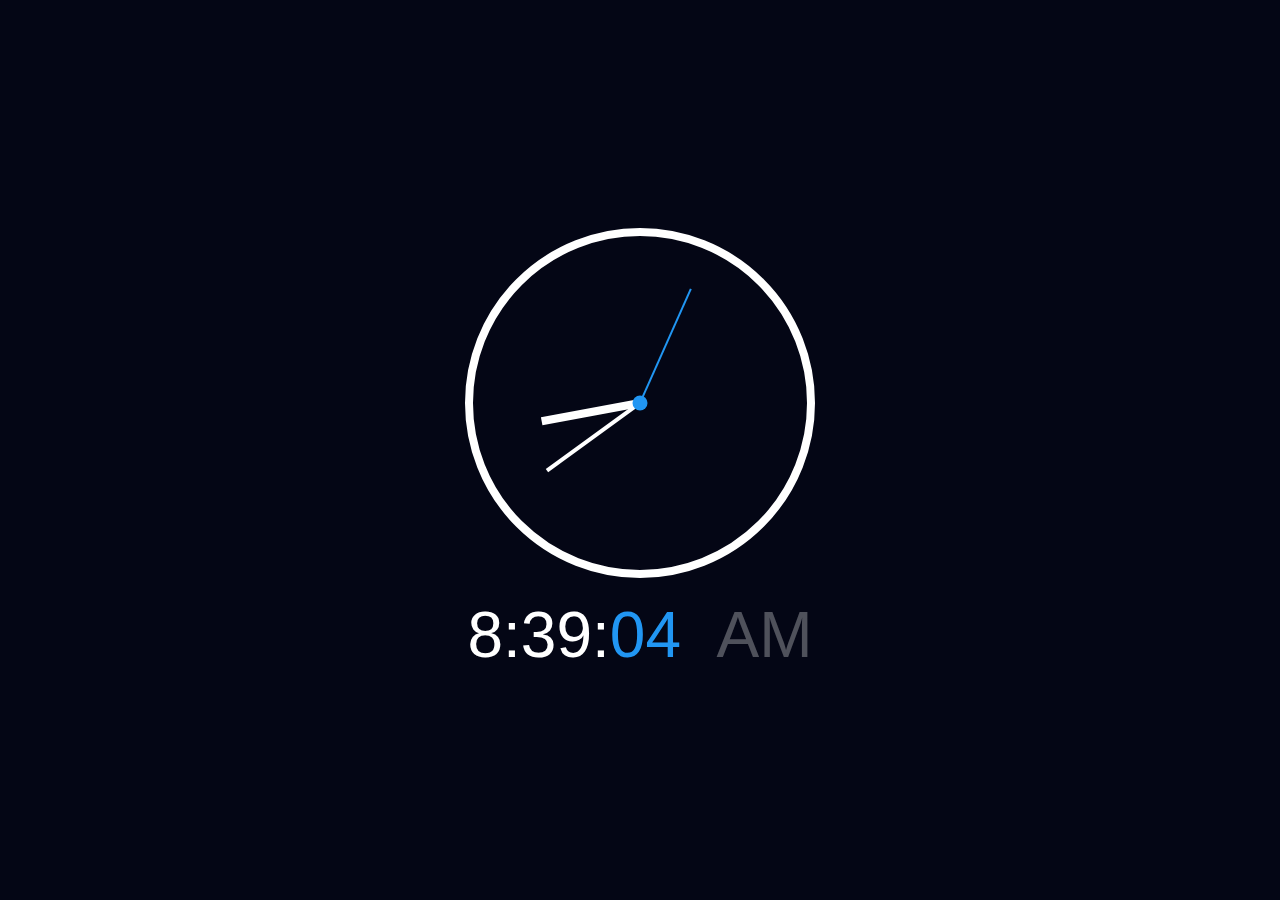
<file: Tutorials/clock/#04/index.html>
<!DOCTYPE html>
<html>
    <head>
    <meta charset="utf-8" />
    <title>An Analog & Digital Minimalist Clock</title>
    <link rel="stylesheet" href="css/main.css">
</head>

<body>
    <div class="clock">
        <div class="hour">
            <div class="hr" id="hr"></div>
        </div>
        <div class="min">
            <div class="mn" id="mn"></div>
        </div>
        <div class="sec">
            <div class="sc" id="sc"></div>
        </div>
    </div>
    <div id="digitalClock">
        <div id="hours"></div>
        <div id="minutes"></div>
        <div id="seconds"></div>
        <div id="ampm"></div>
    </div>
    <script>
        const hr = document.querySelector("#hr");
        const mn = document.querySelector("#mn");
        const sc = document.querySelector("#sc");

        setInterval(() => {
            let day = new Date();
            let hh = day.getHours() * 30;
            let mm = day.getMinutes() * 6;
            let ss = day.getSeconds() * 6;

            hr.style.transform = `rotateZ(${hh+(mm/12)}deg)`;
            mn.style.transform = `rotateZ(${mm}deg)`;
            sc.style.transform = `rotateZ(${ss}deg)`;
            
            
            let hours = document.getElementById("hours");
            let minutes = document.getElementById("minutes");
            let seconds = document.getElementById("seconds");
            let ampm = document.getElementById("ampm");
            
            
            let h = new Date().getHours();
            let m = new Date().getMinutes();
            let s = new Date().getSeconds();
            let am = "AM";
            
            // Add zero before single digit number
            h = (h < 10)? "0" + h : h
            m = (m < 10)? "0" + m : m
            s = (s < 10)? "0" + s : s
            
            if(h > 12){
                h = h - 12;
                let am = "PM";
            }
            
            
            hours.innerHTML = h+ ":";
            minutes.innerHTML = m + ":";
            seconds.innerHTML = s + " &nbsp ";
            ampm.innerHTML = "AM"
            
        });
    </script>
</body></html>
</file>
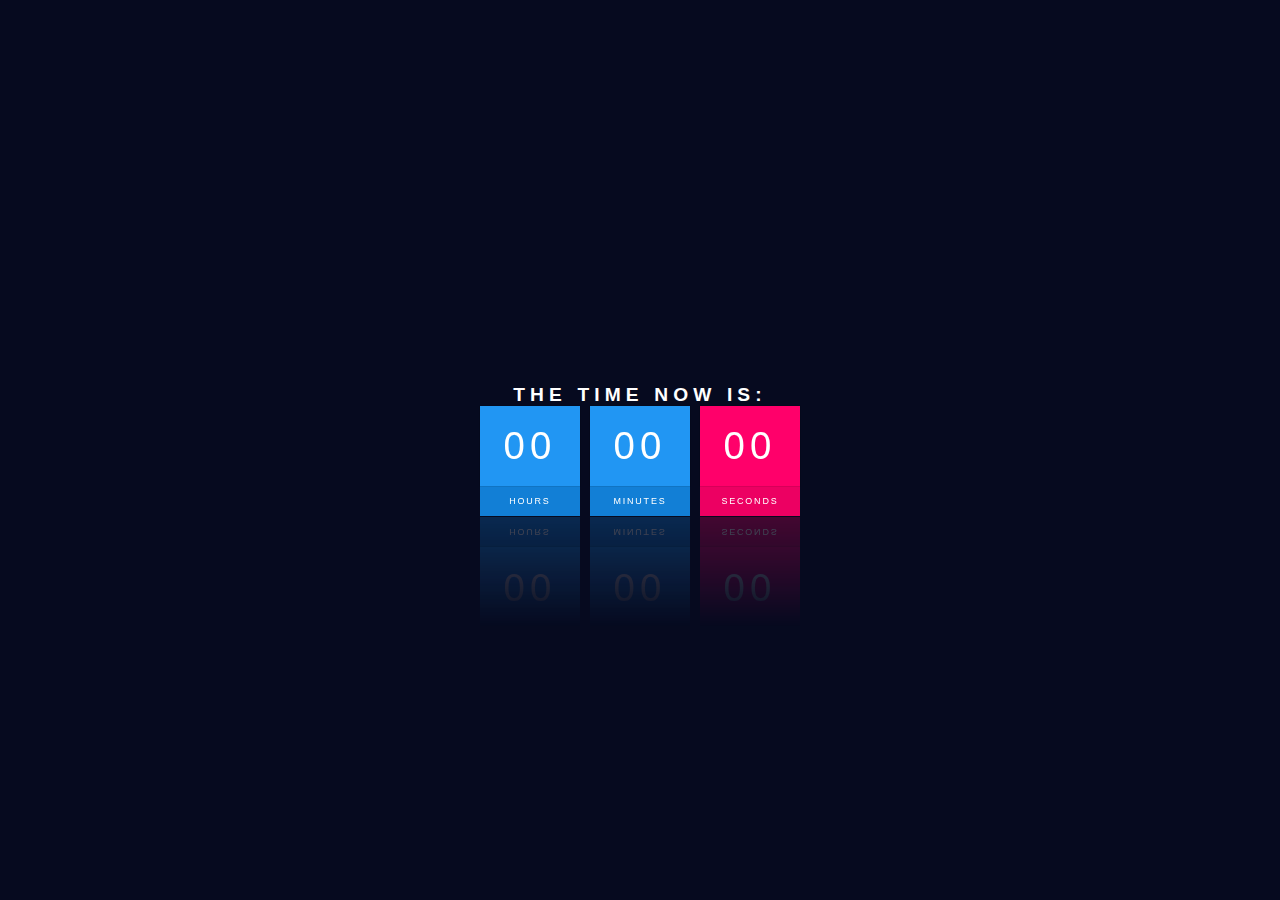
<file: Tutorials/clock/#02/digital-clock/index.html>
<!DOCTYPE html>
<html>

<head>
    <meta charset="utf-8">
    <title>Digital Clock</title>
    <link rel="stylesheet" href="css/style.css">
</head>

<body>

    <div id="clock">
        <h2>The time now is: </h2>
        <div id="time">
            <div>
                <span id="hours">00</span><span>Hours</span>
            </div>
            <div>
                <span id="minutes">00</span><span>Minutes</span>
            </div>
            <div>
                <span id="seconds">00</span><span>Seconds</span>
            </div>
            
        </div>
    </div>
    
    
    <script type="text/javascript">
        function clock(){
            var hours = document.getElementById('hours');
            var minutes = document.getElementById('minutes');
            var seconds = document.getElementById('seconds');
            
            var h = new Date().getHours();
            var m = new Date().getMinutes();
            var s = new Date().getSeconds();
            
            hours.innerHTML = h;
            minutes.innerHTML = m;
            seconds.innerHTML = s;
        }
        
        var interval = setInterval(clock, 1000);
        
    </script>
</body>

</html>
</file>
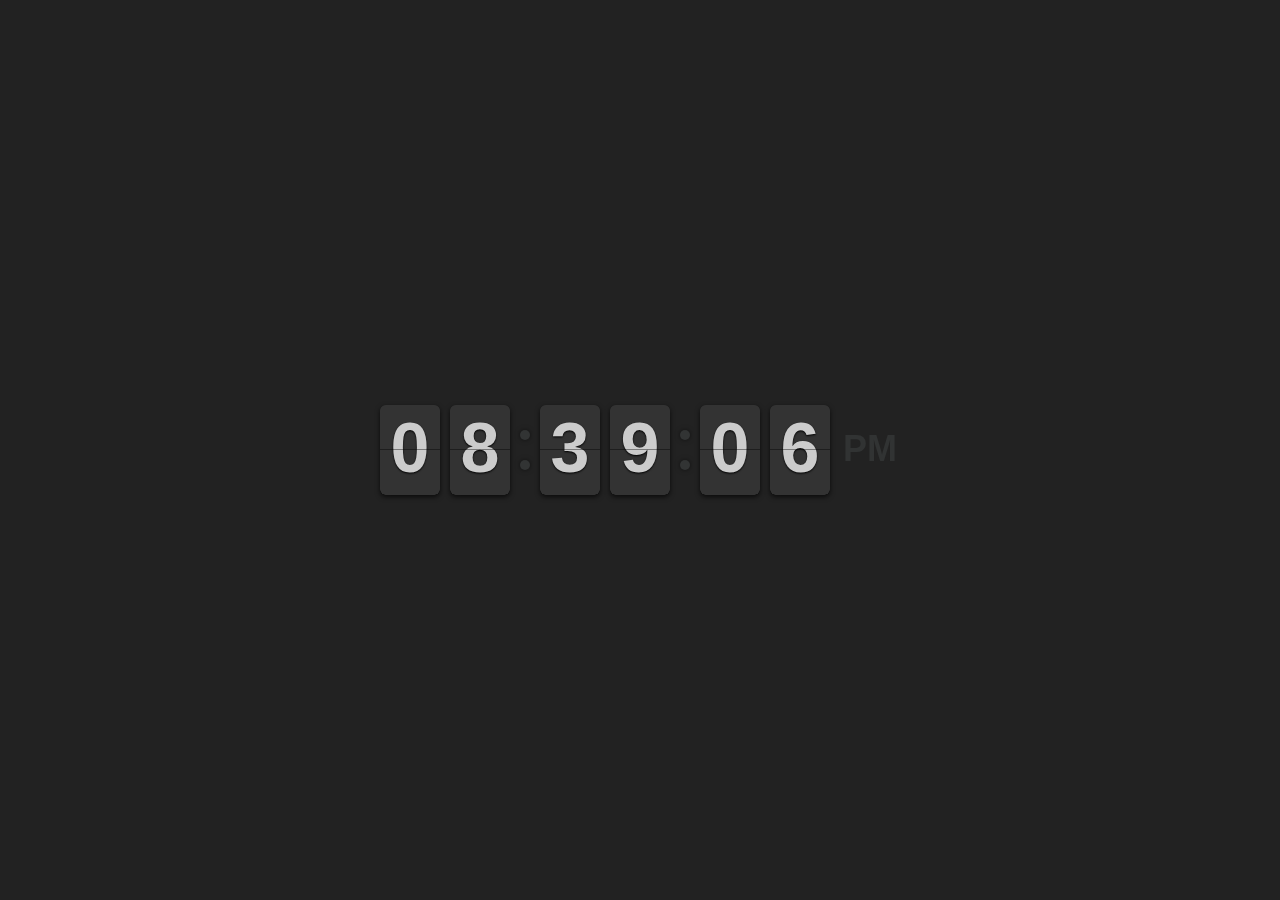
<file: Tutorials/clock/#03/Flipping digital clock/index.html>
<!DOCTYPE html>
<html>
    <head>
        <meta charset="utf-8" />
        <title>Flip Clock</title>
        <link rel="stylesheet" href="css/flipclock.css">
        <style>
            *{
                margin: 0;
                padding: 0;
            }
            body{
                display: flex;
                justify-content: center;
                align-items: center;
                min-height: 100vh;
                background: #222;
            }
            .clock{
                width: auto;
            }
            
        </style>
    </head>
    <body>
        
        <div class="clock"></div>
        
        
        <script src="js/jquery-1.12.1.min.js"></script>
        <script src="js/flipclock.js"></script>
        <script type="text/javascript">
            var clock = $('.clock').FlipClock({
                clockFace: 'TwelveHourClock'
            });
        </script>
    </body>
</html>
</file>
<file: Tutorials/clock/#04/css/main.css>
*{
    margin: 0;
    padding: 0;
    box-sizing: border-box;
    font-family: sans-serif;
}
body{
    display: flex;
    justify-content: center;
    align-items: center;
    flex-direction: column;
    min-height: 100vh;
    background: #040615;
}
.clock{
    position: relative;
    width: 350px;
    height: 350px;
    display: flex;
    justify-content: center;
    align-items: center;
    border: 8px solid #FFF;
    border-radius: 50%;
}
.clock:before{
    content: '';
    position: absolute;
    top: 50%;
    left: 50%;
    transform: translate(-50%, -50%);
    width: 15px;
    height: 15px;
    background: #2196F3;
    z-index: 1000;
    border-radius: 50%;
}
.hour,
.min,
.sec{
    position: absolute;
}

.hour .hr{
    width: 200px;
    height: 200px;
}
.min .mn{
    width: 230px;
    height: 230px;
}
.sec .sc{
    width: 250px;
    height: 250px;
}
.hr, .mn, .sc{
    display: flex;
    justify-content: center;
    position: relative;
}

.hr::before{
    content: '';
    position: absolute;
    width: 8px;
    height: 100px;
    background: #FFF;
}
.mn::before{
    content: '';
    position: absolute;
    width: 4px;
    height: 110px;
    background: #FFF;
}
.sc::before{
    content: '';
    position: absolute;
    width: 2px;
    height: 120px;
    background: #2196F3;
}



#digitalClock{
    display: flex;
    color: #FFF;
    font-size: 4em;
    margin-top: 20px;
}

#digitalClock #ampm{
    color: rgba(255, 255, 255, 0.3);
}
#seconds{
    color: #2196F3;
}
</file>
<file: Tutorials/clock/#02/digital-clock/css/style.css>
*{
    margin: 0;
    padding: 0;
    box-sizing: border-box;
    font-family: sans-serif;
}
body{
    display: flex;
    justify-content: center;
    align-items: center;
    height: 100vh;
    background: #060A1F;
}
#clock{
    position: relative;
    display: block;
    color: #FFF;
    text-align: center;
    margin: 10px 0;
    font-weight: 700;
    text-transform: uppercase;
    letter-spacing: 0.4em;
    font-size: 0.8em;
}
#clock #time{
    display: flex;
}
#clock #time div{
    position: relative;
    margin: 0 5px;
    -webkit-box-reflect: below 1px linear-gradient(transparent, #0004);
}

#clock #time div span{
    position: relative;
    display: block;
    width: 100px;
    height: 80px;
    background: #2196f3;
    color: #FFf;
    display: flex;
    justify-content: center;
    align-items: center;
    font-weight: 300;
    font-size: 3em;
    z-index: 10;
    box-shadow: 0 0 1px rgba(0,0,0,0.5);
}
#clock #time div span:nth-child(2){
    height: 30px;
    font-size: 0.7em;
    letter-spacing: 0.2em;
    font-weight: 500;
    z-index: 9;
    box-shadow: none;
    background: #127FD6;
    text-transform: uppercase;
}
#clock #time div:last-child span{
    background: #FF006A;
}
#clock #time div:last-child span:nth-child(2){
    background: #EC0062;
}
</file>
<file: Tutorials/clock/#03/Flipping digital clock/css/flipclock.css>
/* Get the bourbon mixin from http://bourbon.io */
/* Reset */
.flip-clock-wrapper * {
    -webkit-box-sizing: border-box;
    -moz-box-sizing: border-box;
    -ms-box-sizing: border-box;
    -o-box-sizing: border-box;
    box-sizing: border-box;
    -webkit-backface-visibility: hidden;
    -moz-backface-visibility: hidden;
    -ms-backface-visibility: hidden;
    -o-backface-visibility: hidden;
    backface-visibility: hidden;
}

.flip-clock-wrapper a {
  cursor: pointer;
  text-decoration: none;
  color: #ccc; }

.flip-clock-wrapper a:hover {
  color: #fff; }

.flip-clock-wrapper ul {
  list-style: none; }

.flip-clock-wrapper.clearfix:before,
.flip-clock-wrapper.clearfix:after {
  content: " ";
  display: table; }

.flip-clock-wrapper.clearfix:after {
  clear: both; }

.flip-clock-wrapper.clearfix {
  *zoom: 1; }

/* Main */
.flip-clock-wrapper {
  font: normal 11px "Helvetica Neue", Helvetica, sans-serif;
  -webkit-user-select: none; }

.flip-clock-meridium {
  background: none !important;
  box-shadow: 0 0 0 !important;
  font-size: 36px !important; }

.flip-clock-meridium a { color: #313333; }

.flip-clock-wrapper {
  text-align: center;
  position: relative;
  width: 100%;
  margin: 1em;
}

.flip-clock-wrapper:before,
.flip-clock-wrapper:after {
    content: " "; /* 1 */
    display: table; /* 2 */
}
.flip-clock-wrapper:after {
    clear: both;
}

/* Skeleton */
.flip-clock-wrapper ul {
  position: relative;
  float: left;
  margin: 5px;
  width: 60px;
  height: 90px;
  font-size: 80px;
  font-weight: bold;
  line-height: 87px;
  border-radius: 6px;
  background: #000;
}

.flip-clock-wrapper ul li {
  z-index: 1;
  position: absolute;
  left: 0;
  top: 0;
  width: 100%;
  height: 100%;
  line-height: 87px;
  text-decoration: none !important;
}

.flip-clock-wrapper ul li:first-child {
  z-index: 2; }

.flip-clock-wrapper ul li a {
  display: block;
  height: 100%;
  -webkit-perspective: 200px;
  -moz-perspective: 200px;
  perspective: 200px;
  margin: 0 !important;
  overflow: visible !important;
  cursor: default !important; }

.flip-clock-wrapper ul li a div {
  z-index: 1;
  position: absolute;
  left: 0;
  width: 100%;
  height: 50%;
  font-size: 80px;
  overflow: hidden; 
  outline: 1px solid transparent; }

.flip-clock-wrapper ul li a div .shadow {
  position: absolute;
  width: 100%;
  height: 100%;
  z-index: 2; }

.flip-clock-wrapper ul li a div.up {
  -webkit-transform-origin: 50% 100%;
  -moz-transform-origin: 50% 100%;
  -ms-transform-origin: 50% 100%;
  -o-transform-origin: 50% 100%;
  transform-origin: 50% 100%;
  top: 0; }

.flip-clock-wrapper ul li a div.up:after {
  content: "";
  position: absolute;
  top: 44px;
  left: 0;
  z-index: 5;
  width: 100%;
  height: 3px;
  background-color: #000;
  background-color: rgba(0, 0, 0, 0.4); }

.flip-clock-wrapper ul li a div.down {
  -webkit-transform-origin: 50% 0;
  -moz-transform-origin: 50% 0;
  -ms-transform-origin: 50% 0;
  -o-transform-origin: 50% 0;
  transform-origin: 50% 0;
  bottom: 0;
  border-bottom-left-radius: 6px;
  border-bottom-right-radius: 6px;
}

.flip-clock-wrapper ul li a div div.inn {
  position: absolute;
  left: 0;
  z-index: 1;
  width: 100%;
  height: 200%;
  color: #ccc;
  text-shadow: 0 1px 2px #000;
  text-align: center;
  background-color: #333;
  border-radius: 6px;
  font-size: 70px; }

.flip-clock-wrapper ul li a div.up div.inn {
  top: 0; }

.flip-clock-wrapper ul li a div.down div.inn {
  bottom: 0; }

/* PLAY */
.flip-clock-wrapper ul.play li.flip-clock-before {
  z-index: 3; }

.flip-clock-wrapper .flip {   box-shadow: 0 2px 5px rgba(0, 0, 0, 0.7); }

.flip-clock-wrapper ul.play li.flip-clock-active {
  -webkit-animation: asd 0.01s 0.49s linear both;
  -moz-animation: asd 0.01s 0.49s linear both;
  animation: asd 0.01s 0.49s linear both;
  z-index: 5; }

.flip-clock-divider {
  float: left;
  display: inline-block;
  position: relative;
  width: 20px;
  height: 100px; }

.flip-clock-divider:first-child {
  width: 0; }

.flip-clock-dot {
  display: block;
  background: #323434;
  width: 10px;
  height: 10px;
  position: absolute;
  border-radius: 50%;
  box-shadow: 0 0 5px rgba(0, 0, 0, 0.5);
  left: 5px; }

.flip-clock-divider .flip-clock-label {
  position: absolute;
  top: -1.5em;
  right: -86px;
  color: black;
  text-shadow: none; }

.flip-clock-divider.minutes .flip-clock-label {
  right: -88px; }

.flip-clock-divider.seconds .flip-clock-label {
  right: -91px; }

.flip-clock-dot.top {
  top: 30px; }

.flip-clock-dot.bottom {
  bottom: 30px; }

@-webkit-keyframes asd {
  0% {
    z-index: 2; }

  100% {
    z-index: 4; } }

@-moz-keyframes asd {
  0% {
    z-index: 2; }

  100% {
    z-index: 4; } }

@-o-keyframes asd {
  0% {
    z-index: 2; }

  100% {
    z-index: 4; } }

@keyframes asd {
  0% {
    z-index: 2; }

  100% {
    z-index: 4; } }

.flip-clock-wrapper ul.play li.flip-clock-active .down {
  z-index: 2;
  -webkit-animation: turn 0.5s 0.5s linear both;
  -moz-animation: turn 0.5s 0.5s linear both;
  animation: turn 0.5s 0.5s linear both; }

@-webkit-keyframes turn {
  0% {
    -webkit-transform: rotateX(90deg); }

  100% {
    -webkit-transform: rotateX(0deg); } }

@-moz-keyframes turn {
  0% {
    -moz-transform: rotateX(90deg); }

  100% {
    -moz-transform: rotateX(0deg); } }

@-o-keyframes turn {
  0% {
    -o-transform: rotateX(90deg); }

  100% {
    -o-transform: rotateX(0deg); } }

@keyframes turn {
  0% {
    transform: rotateX(90deg); }

  100% {
    transform: rotateX(0deg); } }

.flip-clock-wrapper ul.play li.flip-clock-before .up {
  z-index: 2;
  -webkit-animation: turn2 0.5s linear both;
  -moz-animation: turn2 0.5s linear both;
  animation: turn2 0.5s linear both; }

@-webkit-keyframes turn2 {
  0% {
    -webkit-transform: rotateX(0deg); }

  100% {
    -webkit-transform: rotateX(-90deg); } }

@-moz-keyframes turn2 {
  0% {
    -moz-transform: rotateX(0deg); }

  100% {
    -moz-transform: rotateX(-90deg); } }

@-o-keyframes turn2 {
  0% {
    -o-transform: rotateX(0deg); }

  100% {
    -o-transform: rotateX(-90deg); } }

@keyframes turn2 {
  0% {
    transform: rotateX(0deg); }

  100% {
    transform: rotateX(-90deg); } }

.flip-clock-wrapper ul li.flip-clock-active {
  z-index: 3; }

/* SHADOW */
.flip-clock-wrapper ul.play li.flip-clock-before .up .shadow {
  background: -moz-linear-gradient(top, rgba(0, 0, 0, 0.1) 0%, black 100%);
  background: -webkit-gradient(linear, left top, left bottom, color-stop(0%, rgba(0, 0, 0, 0.1)), color-stop(100%, black));
  background: linear, top, rgba(0, 0, 0, 0.1) 0%, black 100%;
  background: -o-linear-gradient(top, rgba(0, 0, 0, 0.1) 0%, black 100%);
  background: -ms-linear-gradient(top, rgba(0, 0, 0, 0.1) 0%, black 100%);
  background: linear, to bottom, rgba(0, 0, 0, 0.1) 0%, black 100%;
  -webkit-animation: show 0.5s linear both;
  -moz-animation: show 0.5s linear both;
  animation: show 0.5s linear both; }

.flip-clock-wrapper ul.play li.flip-clock-active .up .shadow {
  background: -moz-linear-gradient(top, rgba(0, 0, 0, 0.1) 0%, black 100%);
  background: -webkit-gradient(linear, left top, left bottom, color-stop(0%, rgba(0, 0, 0, 0.1)), color-stop(100%, black));
  background: linear, top, rgba(0, 0, 0, 0.1) 0%, black 100%;
  background: -o-linear-gradient(top, rgba(0, 0, 0, 0.1) 0%, black 100%);
  background: -ms-linear-gradient(top, rgba(0, 0, 0, 0.1) 0%, black 100%);
  background: linear, to bottom, rgba(0, 0, 0, 0.1) 0%, black 100%;
  -webkit-animation: hide 0.5s 0.3s linear both;
  -moz-animation: hide 0.5s 0.3s linear both;
  animation: hide 0.5s 0.3s linear both; }

/*DOWN*/
.flip-clock-wrapper ul.play li.flip-clock-before .down .shadow {
  background: -moz-linear-gradient(top, black 0%, rgba(0, 0, 0, 0.1) 100%);
  background: -webkit-gradient(linear, left top, left bottom, color-stop(0%, black), color-stop(100%, rgba(0, 0, 0, 0.1)));
  background: linear, top, black 0%, rgba(0, 0, 0, 0.1) 100%;
  background: -o-linear-gradient(top, black 0%, rgba(0, 0, 0, 0.1) 100%);
  background: -ms-linear-gradient(top, black 0%, rgba(0, 0, 0, 0.1) 100%);
  background: linear, to bottom, black 0%, rgba(0, 0, 0, 0.1) 100%;
  -webkit-animation: show 0.5s linear both;
  -moz-animation: show 0.5s linear both;
  animation: show 0.5s linear both; }

.flip-clock-wrapper ul.play li.flip-clock-active .down .shadow {
  background: -moz-linear-gradient(top, black 0%, rgba(0, 0, 0, 0.1) 100%);
  background: -webkit-gradient(linear, left top, left bottom, color-stop(0%, black), color-stop(100%, rgba(0, 0, 0, 0.1)));
  background: linear, top, black 0%, rgba(0, 0, 0, 0.1) 100%;
  background: -o-linear-gradient(top, black 0%, rgba(0, 0, 0, 0.1) 100%);
  background: -ms-linear-gradient(top, black 0%, rgba(0, 0, 0, 0.1) 100%);
  background: linear, to bottom, black 0%, rgba(0, 0, 0, 0.1) 100%;
  -webkit-animation: hide 0.5s 0.3s linear both;
  -moz-animation: hide 0.5s 0.3s linear both;
  animation: hide 0.5s 0.2s linear both; }

@-webkit-keyframes show {
  0% {
    opacity: 0; }

  100% {
    opacity: 1; } }

@-moz-keyframes show {
  0% {
    opacity: 0; }

  100% {
    opacity: 1; } }

@-o-keyframes show {
  0% {
    opacity: 0; }

  100% {
    opacity: 1; } }

@keyframes show {
  0% {
    opacity: 0; }

  100% {
    opacity: 1; } }

@-webkit-keyframes hide {
  0% {
    opacity: 1; }

  100% {
    opacity: 0; } }

@-moz-keyframes hide {
  0% {
    opacity: 1; }

  100% {
    opacity: 0; } }

@-o-keyframes hide {
  0% {
    opacity: 1; }

  100% {
    opacity: 0; } }

@keyframes hide {
  0% {
    opacity: 1; }

  100% {
    opacity: 0; } }
</file>
